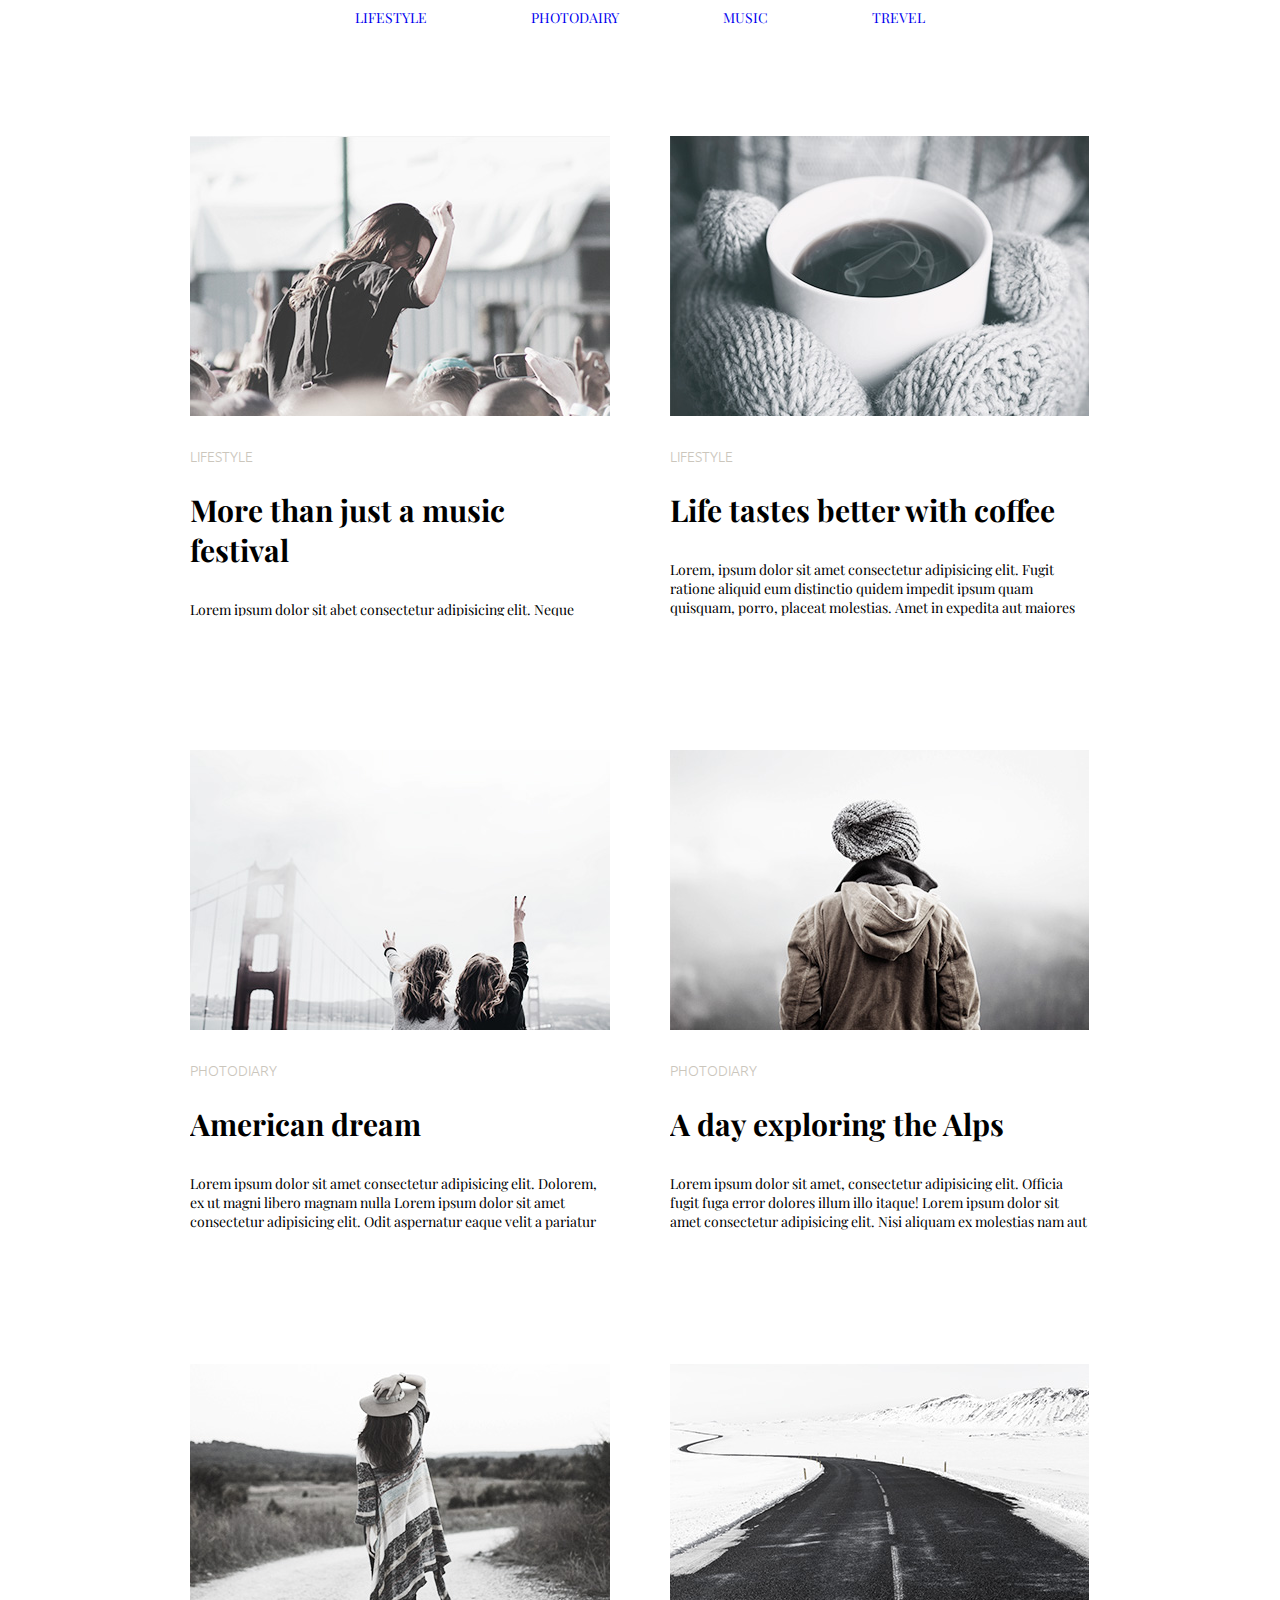
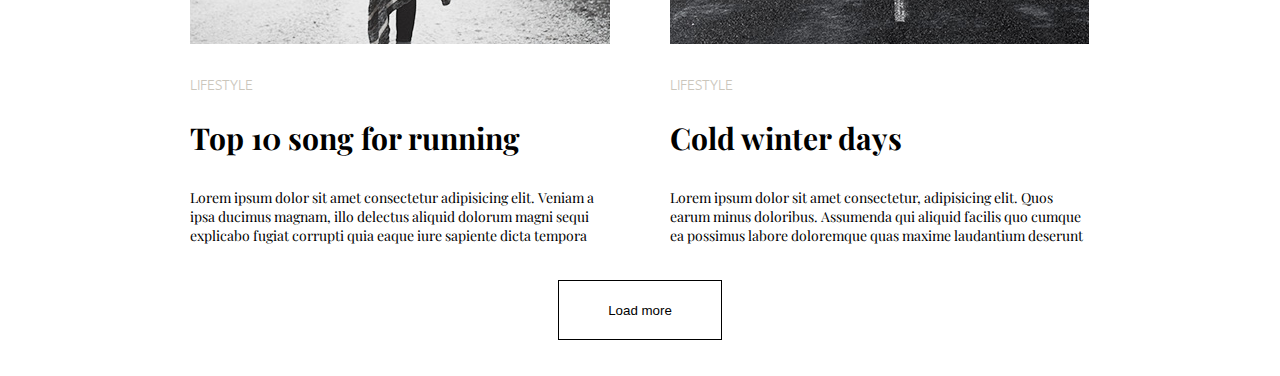
<file: index.html>
<!DOCTYPE html>
<html lang="en">

<head>
    <meta charset="UTF-8">
    <meta name="viewport" content="width=device-width, initial-scale=1.0">
    <meta http-equiv="X-UA-Compatible" content="ie=edge">
    <meta name="author" content="Viktor Spivak">
    <link href="https://fonts.googleapis.com/css?family=Playfair+Display&display=swap" rel="stylesheet">
    <link href="https://fonts.googleapis.com/css?family=Ubuntu&display=swap" rel="stylesheet">
    <link rel="stylesheet" href="CSS/style.css">
    <title>Homework</title>
</head>

<body>
    <header class="container content-font">
        <nav class="main-menu "> 
            <ul>
                <li> <a href="#">Lifestyle</a> </li>
                <li> <a href="#">photodairy</a></li>
                <li> <a href="#">music</a></li>
                <li> <a href="#">trevel</a></li>
            </ul>
          <span></span>
        </nav>
    </header>
    <main class="container content-font settings">
            <article class="column">
                <img src="CSS/image1.jpg" alt="">
                <h2>Lifestyle</h2>
                <h3>More than just a music festival </h3>
                <p>Lorem ipsum dolor sit abet consectetur adipisicing elit. Neque reprehenderit iusto, molestias
                    perferendis dicta officiis earum deserunt temporibus labore, doloremque quis facilis dignissimos
                    totam eveniet eligendi dolorem dolorum tempore maiores?</p>
            </article >
            <article class="column">
                <img src="CSS/image2.jpg" alt="">
                <h2>Lifestyle</h2>
                <h3>Life tastes better with coffee</h3>
                <p>Lorem, ipsum dolor sit amet consectetur adipisicing elit. Fugit ratione aliquid eum distinctio quidem
                    impedit ipsum quam quisquam, porro, placeat molestias. Amet in expedita aut maiores nostrum
                    architecto vero? Optio.</p>
            </article>
            <article class="column">
                <img src="CSS/image3.jpg" alt="">
                <h2>photodiary</h2>
                <h3>American dream</h3>
                <p>Lorem ipsum dolor sit amet consectetur adipisicing elit. Dolorem, ex ut magni libero magnam nulla
                    Lorem ipsum dolor sit amet consectetur adipisicing elit. Odit aspernatur eaque velit a pariatur enim veritatis, laudantium quidem nemo voluptates cupiditate animi obcaecati iusto deleniti reiciendis illo modi aliquam eius! vitae beatae officiis assumenda sit aperiam eum delectus quas hic nisi amet animi vero nam. Lorem ipsum dolor sit amet consectetur adipisicing elit. Totam dolores aspernatur ipsam omnis maxime natus asperiores expedita non corporis, molestiae quas, blanditiis nisi eligendi placeat deleniti assumenda sit modi aliquam?</p>
            </article>
            <article class="column">
                <img src="CSS/image4.jpg" alt="">
                <h2>photodiary</h2>
                <h3>A day exploring the Alps</h3>
                <p>Lorem ipsum dolor sit amet, consectetur adipisicing elit. Officia fugit fuga error dolores illum illo
                    itaque! Lorem ipsum dolor sit amet consectetur adipisicing elit. Nisi aliquam ex molestias nam aut nobis voluptate, error veritatis voluptas, sequi commodi totam explicabo aspernatur labore ratione! Repellat ab cumque saepe!</p>
            </article>
            <article class="column">
                <img src="CSS/image5.jpg" alt="">
                <h2>Lifestyle</h2>
                <h3>Top 10 song for running</h3>
                <p>Lorem ipsum dolor sit amet consectetur adipisicing elit. Veniam a ipsa ducimus magnam, illo delectus aliquid dolorum magni sequi explicabo fugiat corrupti quia eaque iure sapiente dicta tempora doloribus atque.</p>
            </article>
            <article class="column">
                <img src="CSS/image6.jpg" alt="">
                <h2>Lifestyle</h2>
                <h3>Cold winter days</h3>
                <p> Lorem ipsum dolor sit amet consectetur, adipisicing elit. Quos earum minus doloribus. Assumenda qui aliquid facilis quo cumque ea possimus labore doloremque quas maxime laudantium deserunt dolorem, quibusdam porro! Beatae.</p>
            </article>
    </main>
    <footer class="container font">
        <button class="bt-format">
        Load more
    </button>
    </footer>
</body>

</html>
</file>
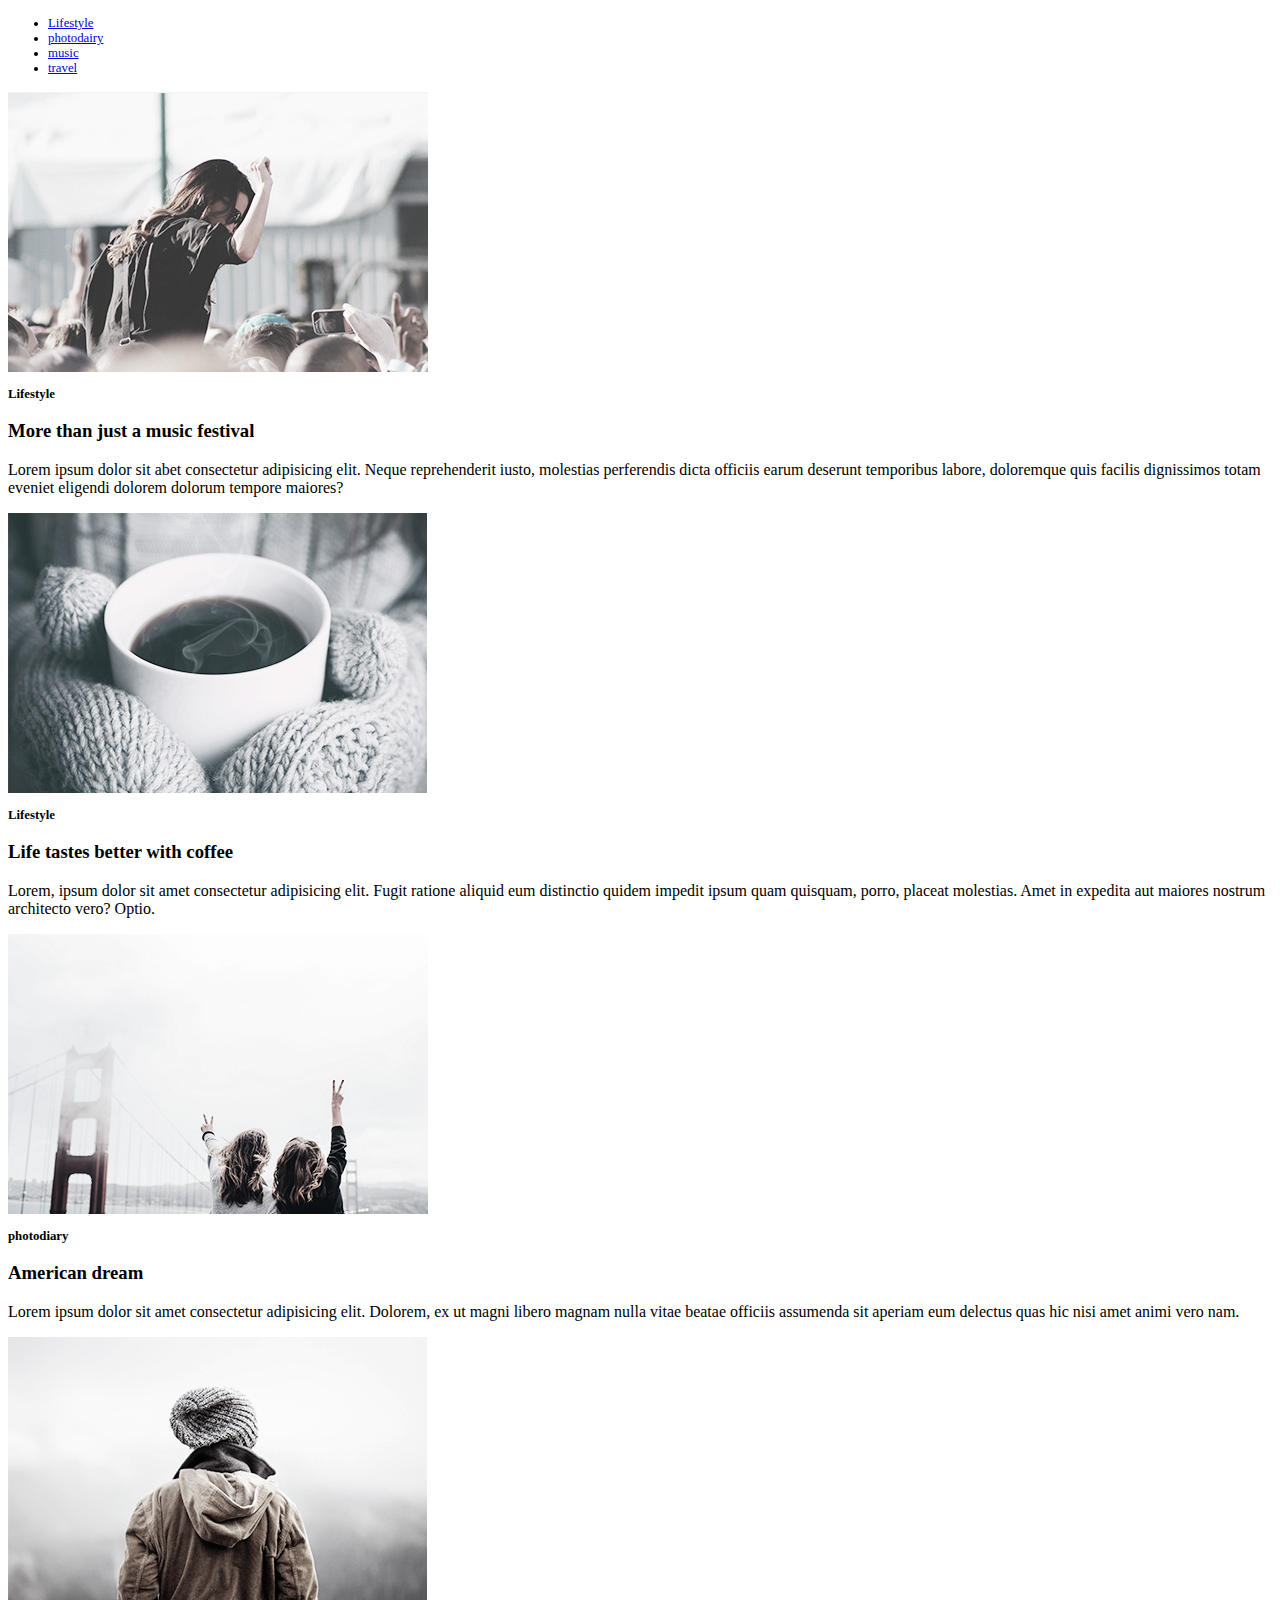
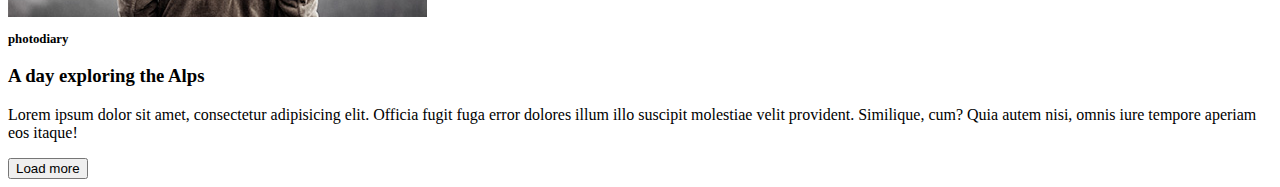
<file: HTML/HW-01.html>
<!DOCTYPE html>
<html lang="en">

<head>
    <meta charset="UTF-8">
    <meta name="viewport" content="width=device-width, initial-scale=1.0">
    <meta http-equiv="X-UA-Compatible" content="ie=edge">
    <meta name="author" content="Viktor Spivak">
    <title>Homework-01</title>
    <style>
        h2 {
            font-size: 80%
        }
        li {font-size: 80%}
    </style>
</head>

<body>
    <header>
        <nav>
            <ul>
                <li> <a href="Lifestyle">Lifestyle</a> </li>
                <li> <a href="photodairy">photodairy</a></li>
                <li> <a href="music">music</a></li>
                <li> <a href="travel">travel</a></li>
            </ul>
        </nav>
    </header>
    <main>
        <section>
          
            <article>
                <img src="../Img/image1.jpg" alt="">
                <h2>Lifestyle</h2>
                <h3>More than just a music festival </h3>
                <p>Lorem ipsum dolor sit abet consectetur adipisicing elit. Neque reprehenderit iusto, molestias
                    perferendis dicta officiis earum deserunt temporibus labore, doloremque quis facilis dignissimos
                    totam eveniet eligendi dolorem dolorum tempore maiores?</p>
            </article>
            <article>
                <img src="../Img/image2.jpg" alt="lorem">
                <h2>Lifestyle</h2>
                <h3>Life tastes better with coffee</h3>
                <p>Lorem, ipsum dolor sit amet consectetur adipisicing elit. Fugit ratione aliquid eum distinctio quidem
                    impedit ipsum quam quisquam, porro, placeat molestias. Amet in expedita aut maiores nostrum
                    architecto vero? Optio.</p>
            </article>
            <article>
                <img src="../Img/image3.jpg" alt="">
                <h2>photodiary</h2>
                <h3>American dream</h3>
                <p>Lorem ipsum dolor sit amet consectetur adipisicing elit. Dolorem, ex ut magni libero magnam nulla
                    vitae beatae officiis assumenda sit aperiam eum delectus quas hic nisi amet animi vero nam.</p>
            </article>
            <article>
                <img src="../Img/image4.jpg" alt="">
                <h2>photodiary</h2>
                <h3>A day exploring the Alps</h3>
                <p>Lorem ipsum dolor sit amet, consectetur adipisicing elit. Officia fugit fuga error dolores illum illo
                    suscipit molestiae velit provident. Similique, cum? Quia autem nisi, omnis iure tempore aperiam eos
                    itaque!</p>
            </article>
        </section>
    </main>
    <footer> <button>Load more</button></footer>
</body>

</html>
</file>
<file: CSS/style.css>
html { box-sizing: border-box;}
*,
*::before,
*::after { box-sizing: inherit;}

.content-font {font-family: 'Playfair Display', serif;}

.container {width: 900px; margin: 0 auto; padding: 0;}

.main-menu {text-align: justify; width: 570px; margin: 0 auto; font-size: 14px; list-style: none; text-transform: uppercase;
}
.content-font {font-family: 'Playfair Display', serif;}
    
.container {
        width: 900px;
        margin: 0 auto;
        padding: 0;
     }
.main-menu {
        text-align: justify;
        width: 570px;
        margin: 0 auto;
        font-size: 14px;
        list-style: none;
        text-transform: uppercase;
     }
    .main-menu ul{display: inline; margin:0; padding:0;}
    .main-menu ul li{display: inline;}
    .main-menu ul li a{display: inline-block; text-decoration: none;}
    .main-menu span {display:inline-block; width:100%; height:0; font-size:0;}
    
    .main-menu a:hover {color:blue;}
    .main-menu a:focus {color:blue;}
    
    .settings { font-size: 0; box-sizing: content-box; margin-bottom: 0px;}
    
    .column {display: inline-block; overflow: hidden; vertical-align: top; margin-top: 134px; width: 420px; height:480px; margin-right: 60px; }
    .column:nth-child(even){margin-right: 0;}
    .column:nth-child(-n+2){margin-top: 90px;}
    
    .column img {margin:0 0 30px;}
    .column h2 {font-family: 'Ubuntu', sans-serif; font-weight: lighter; font-size: 14px; margin:0 0 24px; text-transform: uppercase; color: #cbc6bc;}
    .column h3 {font-size: 30px; margin: 0 0 30px;}
    .column p {font-size: 14px; margin: 0;}
    
    .bt-format {display: block; width: 164px; height: 60px; background-color: #ffffff; margin: 36px auto; border: 1px double black;}
</file>
